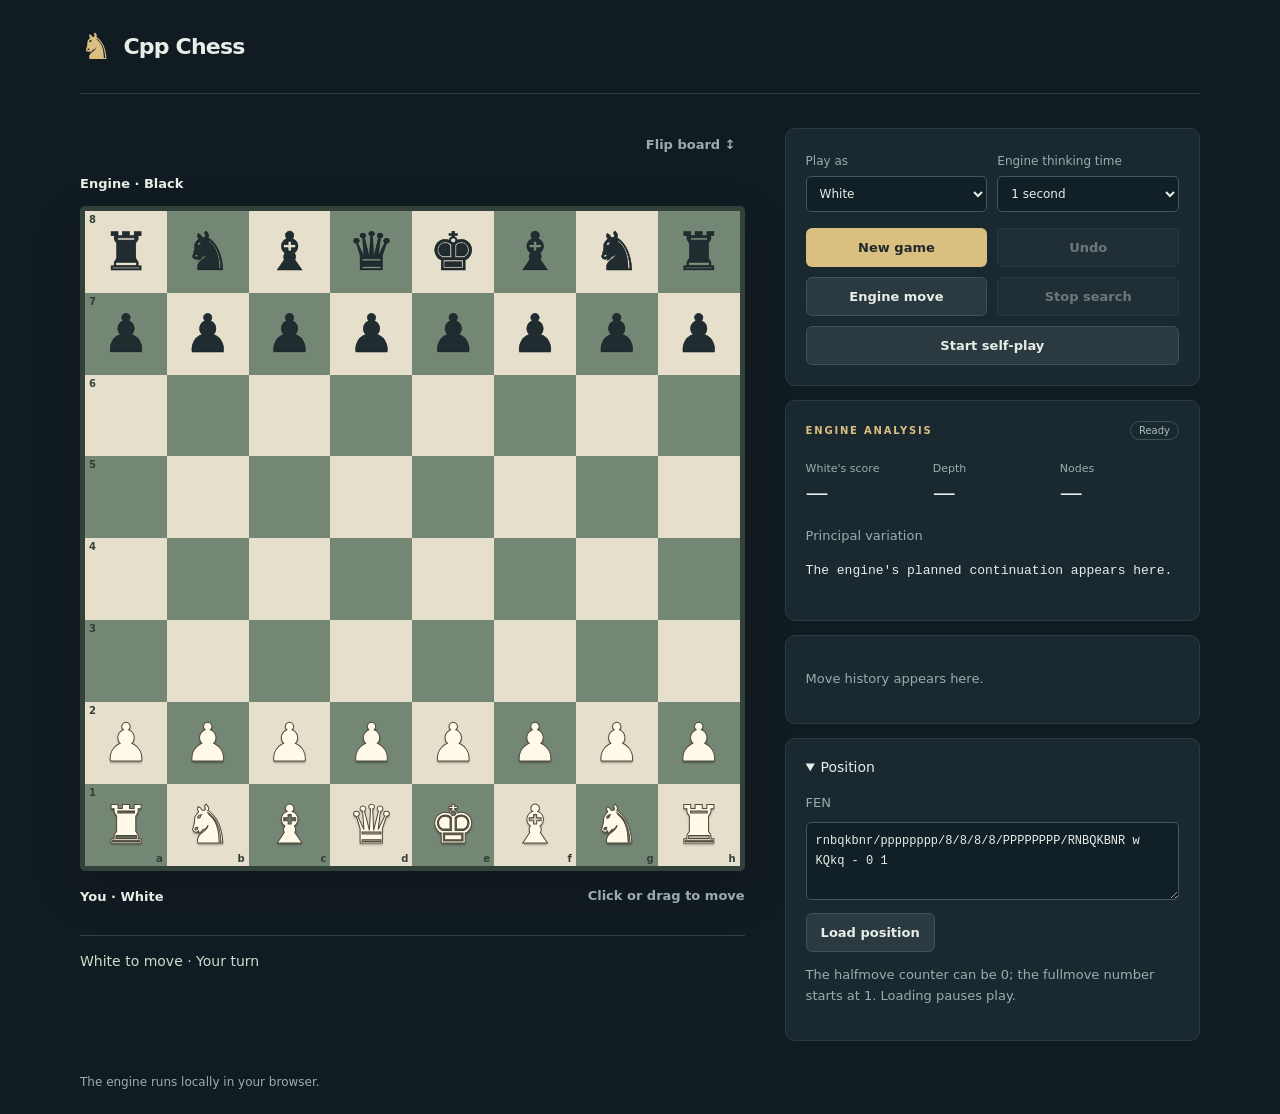
<file: index.html>
<!doctype html>
<html lang="en">
<head>
  <meta charset="utf-8">
  <meta name="viewport" content="width=device-width, initial-scale=1">
  <meta name="theme-color" content="#172329">
  <title>Cpp Chess</title>
  <link rel="icon" href="data:,">
  <link rel="stylesheet" href="website/style.css">
  <script type="module" src="website/app.js"></script>
</head>
<body>
  <header><a class="brand" href="./"><span aria-hidden="true">&#9822;</span> Cpp Chess</a></header>
  <main>
    <section class="play-area" aria-label="Chess game">
      <div class="board-heading"><button id="flip" class="quiet" aria-label="Flip board">Flip board &#8597;</button></div>
      <div class="player-bar"><span id="top-player">Engine · Black</span></div>
      <div id="board" role="group" aria-label="Chessboard"></div>
      <div class="player-bar"><span id="bottom-player">You · White</span><span class="small">Click or drag to move</span></div>
      <p id="status" role="status" aria-live="polite">Loading engine…</p>
      <p id="error" role="alert" hidden></p>
    </section>
    <aside>
      <section class="panel">
        <div class="settings"><label>Play as<select id="side" disabled><option value="w">White</option><option value="b">Black</option></select></label><label>Engine thinking time<select id="time"><option value="250">0.25 seconds</option><option value="1000" selected>1 second</option><option value="3000">3 seconds</option><option value="10000">10 seconds</option></select></label></div>
        <div class="actions"><button id="new-game" disabled>New game</button><button id="undo" class="secondary" disabled>Undo</button></div>
        <div class="actions"><button id="engine-move" class="secondary" disabled>Engine move</button><button id="stop" class="secondary" disabled>Stop search</button></div>
        <div class="actions"><button id="self-play" class="secondary" aria-pressed="false" disabled>Start self-play</button></div>
      </section>
      <section class="panel" aria-label="Engine analysis">
        <div class="panel-title"><p class="eyebrow">ENGINE ANALYSIS</p><span id="thinking" class="badge">Loading</span></div>
        <div class="metrics"><div><span>White's score</span><strong id="score">—</strong></div><div><span>Depth</span><strong id="depth">—</strong></div><div><span>Nodes</span><strong id="nodes">—</strong></div></div>
        <p class="small">Principal variation</p><p id="pv" class="variation">The engine's planned continuation appears here.</p>
      </section>
      <section class="panel"><ol id="moves" aria-label="Move history"></ol><p id="empty-moves" class="small">Move history appears here.</p></section>
      <details class="panel" open><summary>Position</summary><label class="small" for="fen">FEN</label><textarea id="fen" rows="3" spellcheck="false" placeholder="Paste a FEN position"></textarea><button id="load-fen" class="secondary" disabled>Load position</button><p class="small">The halfmove counter can be 0; the fullmove number starts at 1. Loading pauses play.</p></details>
    </aside>
  </main>
  <footer>The engine runs locally in your browser.</footer>
  <dialog id="promotion"><h2>Choose your promotion</h2><div class="actions"><button data-promotion="q">Queen</button><button data-promotion="r">Rook</button><button data-promotion="b">Bishop</button><button data-promotion="n">Knight</button></div><button id="cancel-promotion" class="quiet">Cancel</button></dialog>
</body>
</html>
</file>
<file: website/style.css>
:root { color-scheme: dark; font-family: system-ui, -apple-system, sans-serif; color: #e9ede7; background: #111c22; --muted: #9cacae; --accent: #d9bf80; }
* { box-sizing: border-box; }
body { margin: 0; }
header, main, footer { width: min(1120px, calc(100% - 48px)); margin-inline: auto; }
header { display: flex; justify-content: space-between; align-items: center; padding: 26px 0; border-bottom: 1px solid #2c3a40; }
.brand { text-decoration: none; color: inherit; font-size: 22px; font-weight: 650; letter-spacing: -.8px; display: flex; gap: 12px; align-items: center; }
.brand span { color: var(--accent); font-size: 36px; }
.tag, .small { color: var(--muted); font-size: 13px; line-height: 1.6; }
main { display: grid; grid-template-columns: minmax(0, 1.6fr) minmax(300px, 1fr); gap: 40px; padding-block: 34px; align-items: start; }
.board-heading, .player-bar, .panel-title { display: flex; align-items: center; justify-content: space-between; gap: 12px; }
.board-heading { justify-content: flex-end; }
.eyebrow { color: var(--accent); font-size: 10px; font-weight: 700; letter-spacing: 1.8px; margin: 0 0 14px; }
h1 { font-family: Georgia, serif; font-size: clamp(23px, 3vw, 32px); font-weight: 400; margin: 0 0 18px; letter-spacing: -.6px; }
.player-bar { padding-block: 15px; font-size: 13px; font-weight: 600; }
#board { display: grid; grid-template-columns: repeat(8, 1fr); aspect-ratio: 1; border: 5px solid #324139; border-radius: 5px; overflow: hidden; box-shadow: 0 18px 45px #0003; touch-action: manipulation; }
.square { position: relative; border-radius: 0; border: 0; padding: 0; display: grid; place-items: center; background: #e6dfcc; color: #314038; aspect-ratio: 1; min-width: 0; user-select: none; }
.square.dark { background: #748674; }
.square:hover:not(:disabled) { filter: brightness(1.06); }
.square.last { background: #dacd89; }
.square.dark.last { background: #a2a565; }
.square.selected { box-shadow: inset 0 0 0 4px #e4bb52; }
.square.check { background: #c57467; }
.piece { font-family: 'Segoe UI Symbol', 'DejaVu Sans', serif; font-size: clamp(24px, 5vw, 53px); line-height: 1; z-index: 1; pointer-events: none; }
.piece.white { color: #fff9e9; -webkit-text-stroke: 1px #504a3a; text-shadow: 0 2px 2px #0005; }
.piece.black { color: #202c30; -webkit-text-stroke: .5px #10191d; text-shadow: 0 1px 1px #fff3; }
.coordinate { position: absolute; font-size: 10px; font-weight: 700; pointer-events: none; }
.rank { left: 4px; top: 3px; }.file { right: 4px; bottom: 2px; }
.square.legal::after { content: ''; position: absolute; width: 23%; aspect-ratio: 1; border-radius: 50%; background: #27382d44; }
.square.legal:has(.piece)::after { width: 85%; background: none; border: 4px solid #27382d66; }
aside { display: grid; gap: 14px; }
.panel { background: #1a282f; border: 1px solid #2d3c42; border-radius: 10px; padding: 20px; }
.settings, .actions { display: flex; gap: 10px; }.settings { margin: 5px 0 16px; }.actions + .actions { margin-top: 10px; }
label { display: grid; gap: 8px; font-size: 12px; color: var(--muted); flex: 1; }
button, select, textarea { font: inherit; }
button { cursor: pointer; background: var(--accent); color: #202a29; padding: 11px 14px; border: 1px solid transparent; border-radius: 6px; font-size: 13px; font-weight: 650; }
button:hover:not(:disabled) { filter: brightness(1.08); }button:disabled { opacity: .4; cursor: default; }
button:focus-visible, select:focus-visible, textarea:focus-visible, summary:focus-visible { outline: 3px solid #edc875; outline-offset: 2px; }
.actions button { flex: 1; }.secondary { color: #e9ede7; background: #2a3a40; border-color: #415158; }.quiet { background: transparent; color: var(--muted); padding: 8px; white-space: nowrap; }
select, textarea { width: 100%; border: 1px solid #45555b; background: #111f26; color: #e9ede7; border-radius: 5px; padding: 9px; }
textarea { resize: vertical; margin: 9px 0; font: 12px/1.6 monospace; }
.metrics { display: grid; grid-template-columns: repeat(3, 1fr); margin: 8px 0 20px; gap: 8px; }.metrics span { font-size: 11px; display: block; color: var(--muted); margin-bottom: 5px; }.metrics strong { font-size: 23px; font-weight: 500; }
.badge { border: 1px solid #415158; color: #b1c1ba; border-radius: 12px; font-size: 10px; padding: 3px 8px; margin-bottom: 14px; }.badge.active { color: var(--accent); border-color: #887c59; }
.variation { font: 13px/1.7 monospace; min-height: 40px; margin: 4px 0 0; overflow-wrap: anywhere; }
#moves { max-height: 160px; overflow-y: auto; margin: 0; padding: 0; list-style: none; font-variant-numeric: tabular-nums; }#moves li { display: grid; grid-template-columns: 35px 1fr 1fr; padding: 6px; font-size: 13px; border-radius: 3px; }#moves li:nth-child(odd) { background: #ffffff05; }#moves .number { color: var(--muted); }
summary { cursor: pointer; font-size: 14px; }details[open] summary { margin-bottom: 18px; }
#status { border-top: 1px solid #324047; padding-top: 17px; font-size: 14px; color: #cfdbcc; min-height: 40px; }#error { color: #ffb5a2; background: #65372f66; border-radius: 5px; padding: 12px; line-height: 1.5; }
footer { padding: 0 0 25px; font-size: 12px; color: var(--muted); }footer span { margin-left: 10px; }
dialog { border: 1px solid #667971; border-radius: 10px; background: #1a282f; color: #e9ede7; max-width: calc(100% - 24px); }dialog::backdrop { background: #07131dc9; }dialog h2 { font: 24px Georgia, serif; }dialog .actions { flex-wrap: wrap; }
@media (max-width: 800px) { header, main, footer { width: min(580px, calc(100% - 24px)); }main { grid-template-columns: 1fr; gap: 18px; padding-top: 22px; }.piece { font-size: clamp(28px, 9vw, 52px); }.tag { display: none; }footer span { display: block; margin: 5px 0; }.panel { padding: 18px; } }
</file>
